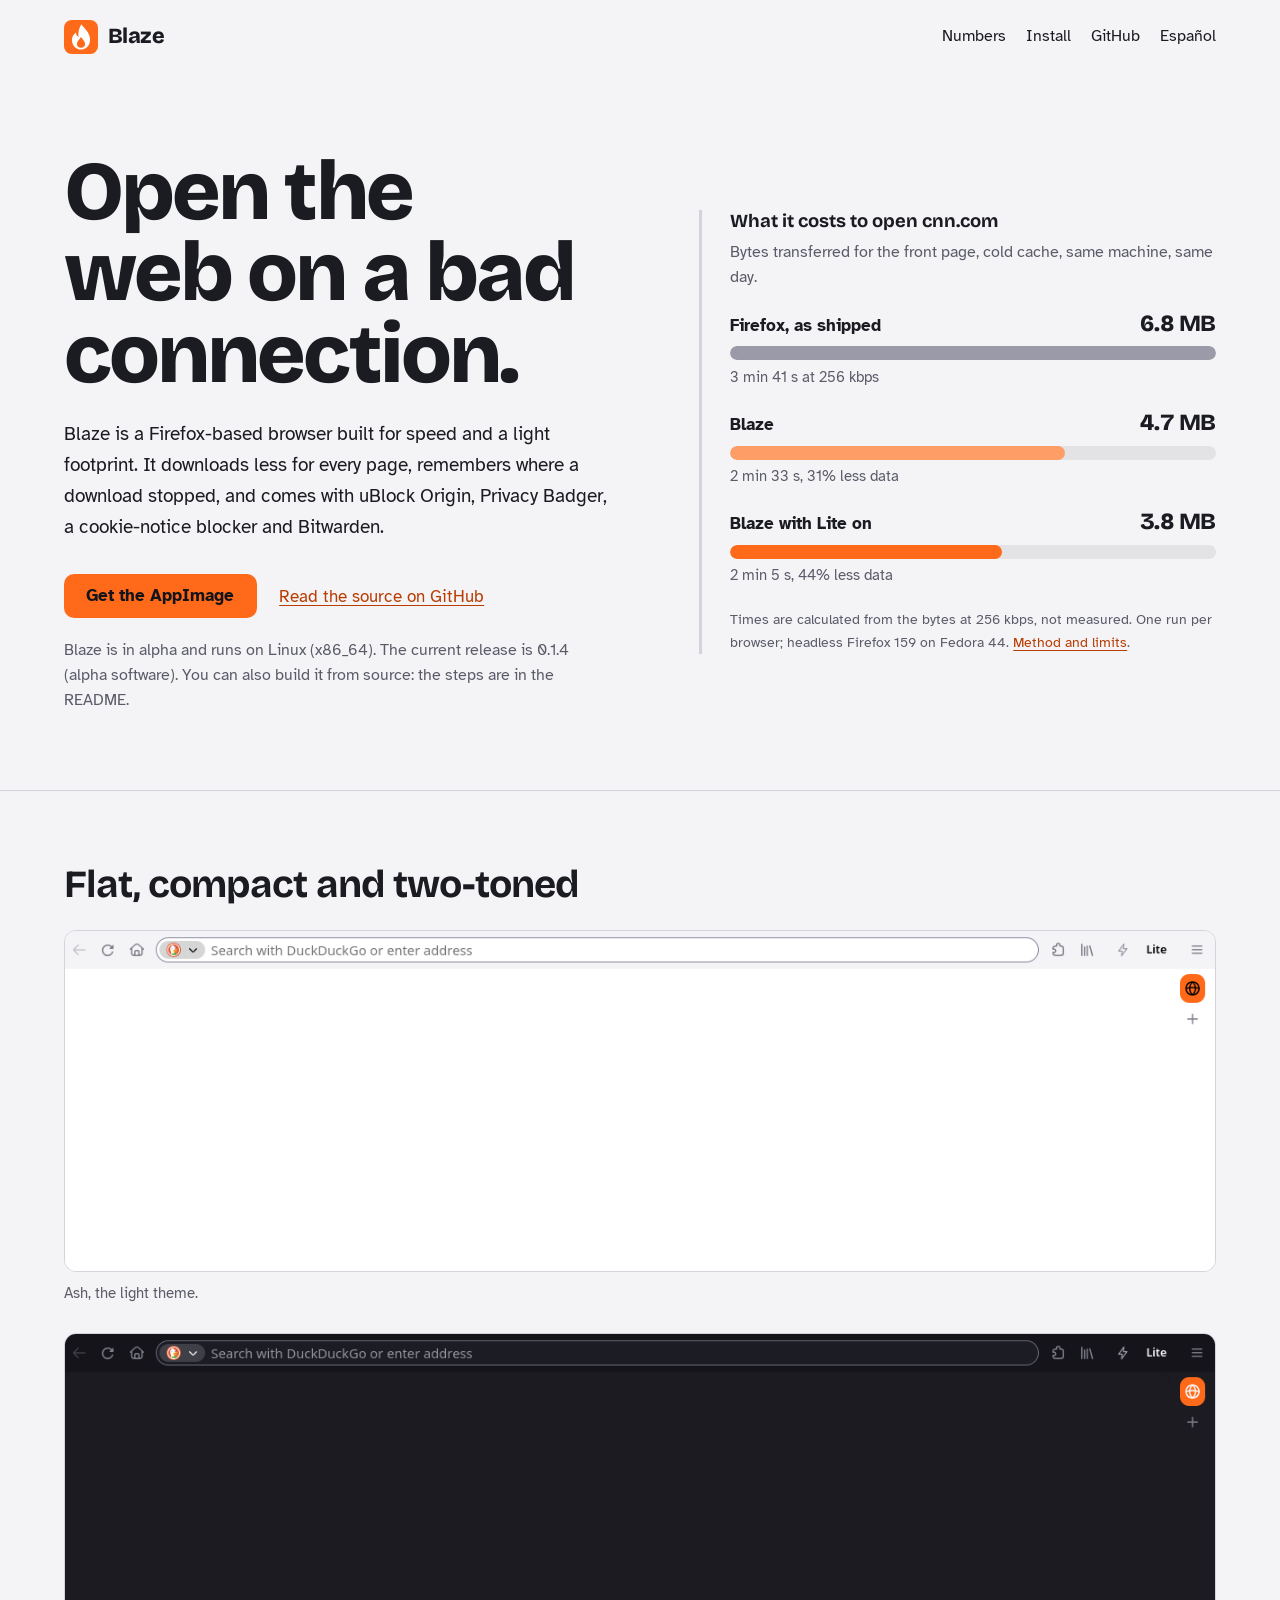
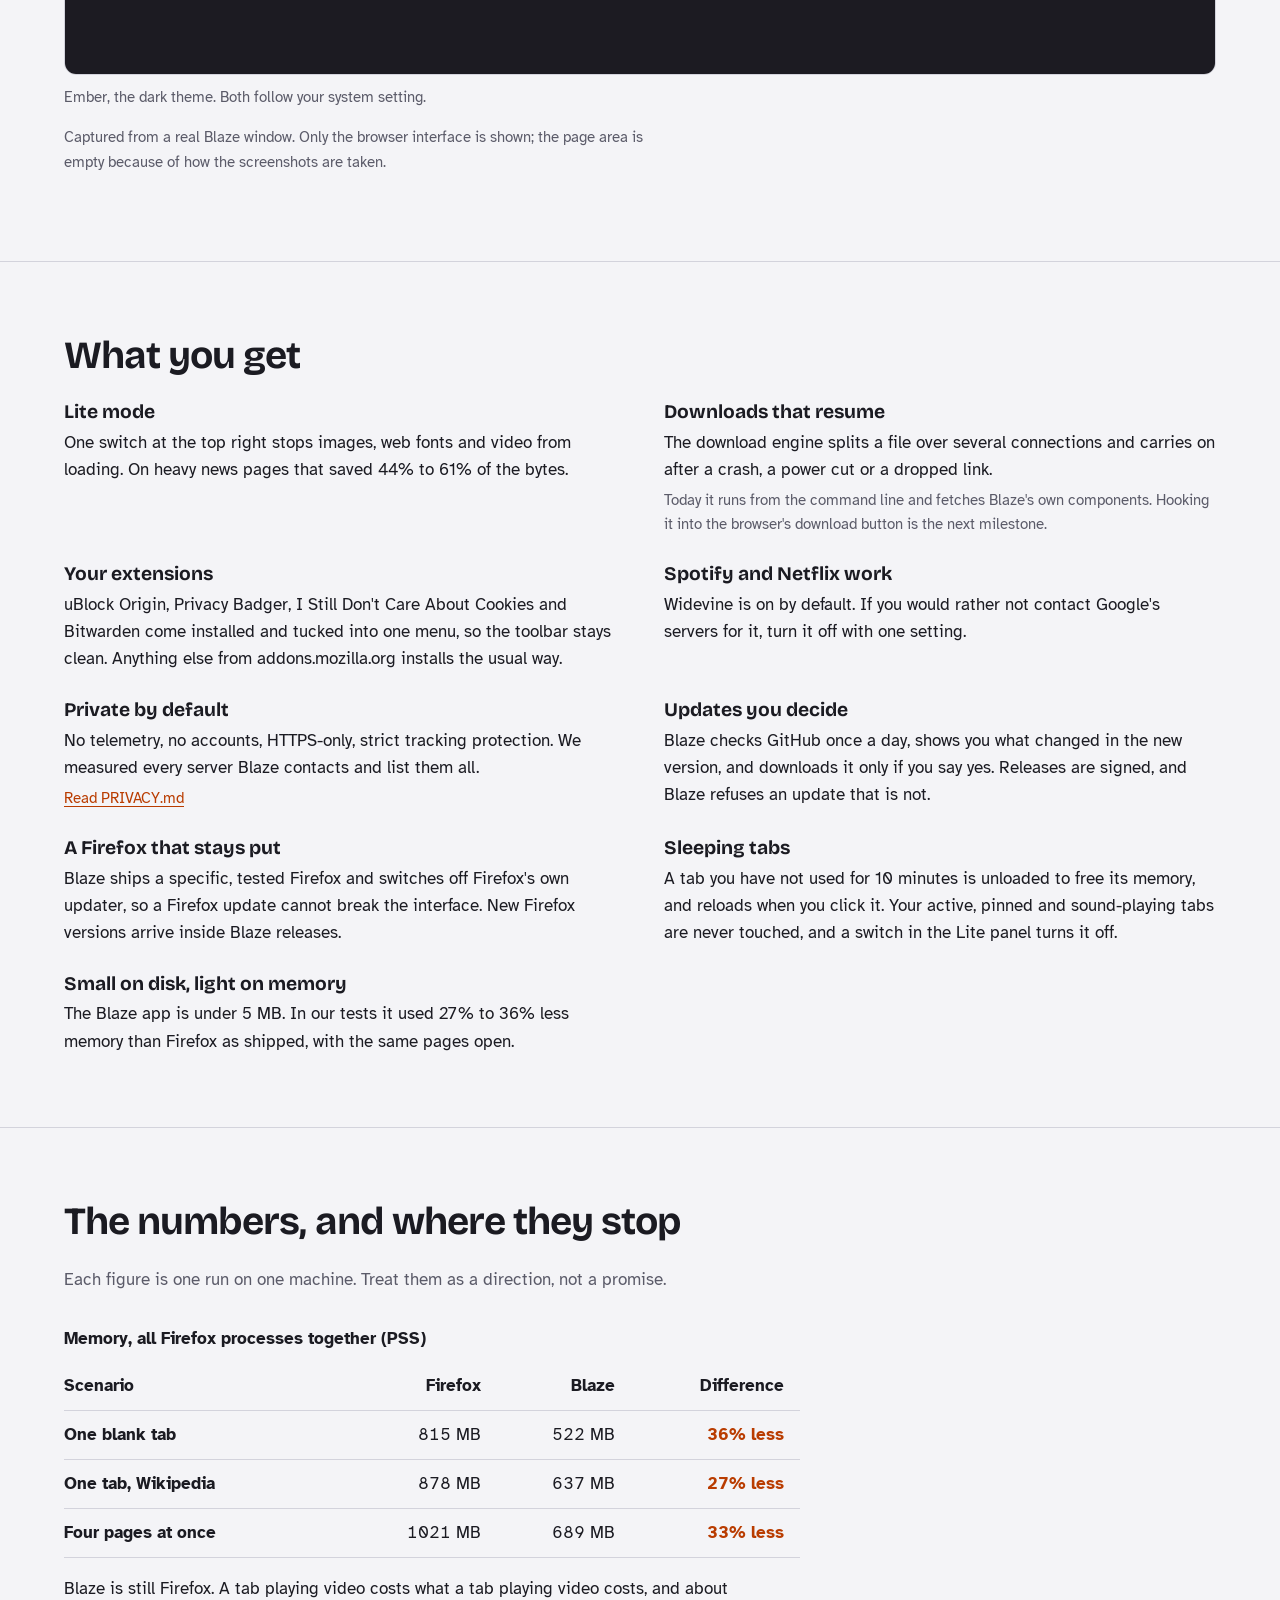
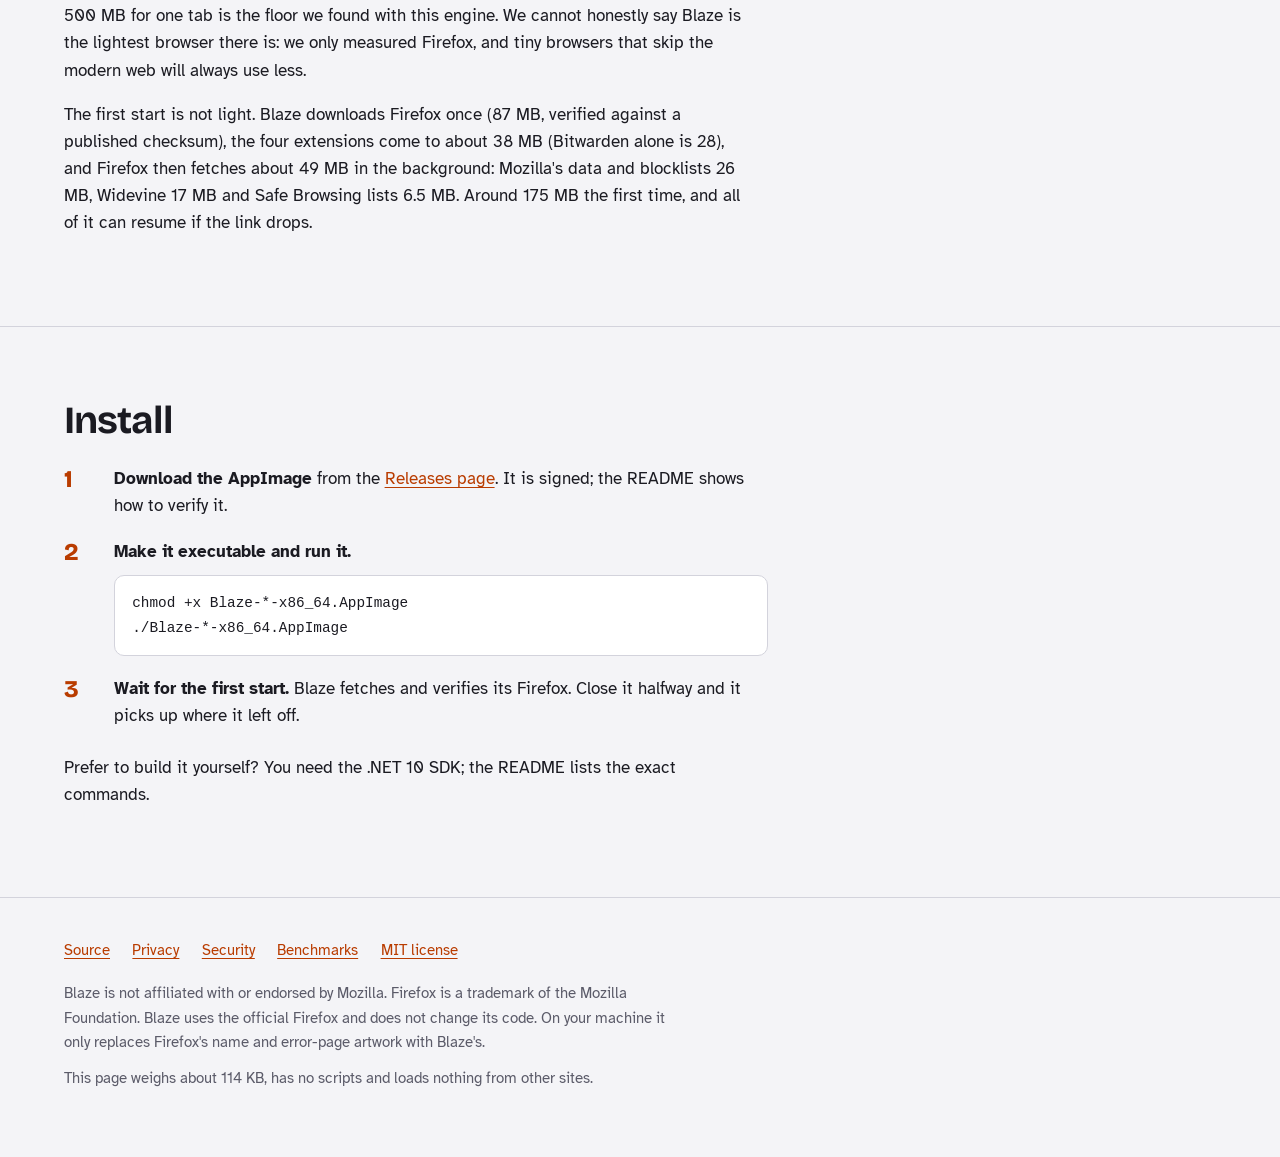
<file: docs/index.html>
<!doctype html>
<html lang="en">
<head>
  <meta charset="utf-8">
  <meta name="viewport" content="width=device-width, initial-scale=1">
  <title>Blaze, a Firefox-based browser for slow connections</title>
  <meta name="description" content="Blaze is a Firefox-based browser built for speed and a light footprint: Lite mode, downloads that resume, uBlock Origin, Privacy Badger, cookie-notice blocking and Bitwarden preinstalled, and updates you decide.">
  <meta name="theme-color" content="#14141a">
  <link rel="icon" href="assets/blaze.svg" type="image/svg+xml">
  <link rel="preload" href="assets/fonts/bricolage-grotesque-latin-wght-normal.woff2" as="font" type="font/woff2" crossorigin>
  <link rel="stylesheet" href="assets/site.css">
  <meta property="og:title" content="Blaze, a Firefox-based browser for slow connections">
  <meta property="og:description" content="Fewer bytes per page, downloads that resume, private by default.">
  <meta property="og:image" content="https://vezzulab.github.io/blaze/assets/blaze-ember.png">
  <link rel="alternate" hreflang="es" href="https://vezzulab.github.io/blaze/es/">
</head>
<body>
<a class="skip" href="#main">Skip to content</a>

<header class="site">
  <div class="wrap">
    <a class="brand" href="./"><img src="assets/blaze.svg" alt="" width="34" height="34">Blaze</a>
    <nav class="top" aria-label="Main">
      <a href="#numbers">Numbers</a>
      <a href="#install">Install</a>
      <a href="https://github.com/vezzulab/blaze">GitHub</a>
      <a href="es/" hreflang="es" lang="es">Español</a>
    </nav>
  </div>
</header>

<main id="main">
  <div class="wrap hero">
    <div>
      <h1>Open the web on a bad connection.</h1>
      <p class="lede">Blaze is a Firefox-based browser built for speed and a light footprint. It downloads less for every page, remembers where a download stopped, and comes with uBlock Origin, Privacy Badger, a cookie-notice blocker and Bitwarden.</p>
      <div class="actions">
        <a class="btn" href="https://github.com/vezzulab/blaze/releases/latest">Get the AppImage</a>
        <a href="https://github.com/vezzulab/blaze">Read the source on GitHub</a>
      </div>
      <p class="status">Blaze is in alpha and runs on Linux (x86_64). The current release is 0.1.4 (alpha software). You can also build it from source: the steps are in the README.</p>
    </div>

    <aside class="weigh" aria-labelledby="weigh-h">
      <h2 id="weigh-h">What it costs to open cnn.com</h2>
      <p class="sub">Bytes transferred for the front page, cold cache, same machine, same day.</p>

      <div class="bar-row">
        <div class="who"><span>Firefox, as shipped</span><span class="size">6.8 MB</span></div>
        <div class="track"><div class="fill" style="--w:100%;--c:var(--bar-default);--d:.1s"></div></div>
        <div class="time">3 min 41 s at 256 kbps</div>
      </div>
      <div class="bar-row">
        <div class="who"><span>Blaze</span><span class="size">4.7 MB</span></div>
        <div class="track"><div class="fill" style="--w:69%;--c:var(--bar-blaze);--d:.3s"></div></div>
        <div class="time">2 min 33 s, 31% less data</div>
      </div>
      <div class="bar-row">
        <div class="who"><span>Blaze with Lite on</span><span class="size">3.8 MB</span></div>
        <div class="track"><div class="fill" style="--w:56%;--c:var(--bar-lite);--d:.5s"></div></div>
        <div class="time">2 min 5 s, 44% less data</div>
      </div>
      <p class="fine">Times are calculated from the bytes at 256 kbps, not measured. One run per browser; headless Firefox 159 on Fedora 44. <a href="https://github.com/vezzulab/blaze/blob/main/docs/BENCHMARKS.md">Method and limits</a>.</p>
    </aside>
  </div>

  <section class="block" aria-labelledby="look">
    <div class="wrap">
      <h2 id="look">Flat, compact and two-toned</h2>
      <figure class="shots">
        <div class="shot">
          <img src="assets/blaze-ash.png" width="1280" height="380" alt="Blaze in its light theme, Ash: a short toolbar: back, reload, home, a rounded address bar that searches with DuckDuckGo, the extensions menu, library and the Lite switch." loading="lazy">
          <figcaption>Ash, the light theme.</figcaption>
        </div>
        <div class="shot">
          <img src="assets/blaze-ember.png" width="1280" height="380" alt="Blaze in its dark theme, Ember: the same toolbar on a near-black background." loading="lazy">
          <figcaption>Ember, the dark theme. Both follow your system setting.</figcaption>
        </div>
      </figure>
      <p class="cap" style="margin-top:1rem;color:var(--muted);font-size:.95rem;">Captured from a real Blaze window. Only the browser interface is shown; the page area is empty because of how the screenshots are taken.</p>
    </div>
  </section>

  <section class="block" aria-labelledby="what">
    <div class="wrap">
      <h2 id="what">What you get</h2>
      <dl class="features">
        <div>
          <dt>Lite mode</dt>
          <dd>One switch at the top right stops images, web fonts and video from loading. On heavy news pages that saved 44% to 61% of the bytes.</dd>
        </div>
        <div>
          <dt>Downloads that resume</dt>
          <dd>The download engine splits a file over several connections and carries on after a crash, a power cut or a dropped link.
            <small>Today it runs from the command line and fetches Blaze's own components. Hooking it into the browser's download button is the next milestone.</small></dd>
        </div>
        <div>
          <dt>Your extensions</dt>
          <dd>uBlock Origin, Privacy Badger, I Still Don't Care About Cookies and Bitwarden come installed and tucked into one menu, so the toolbar stays clean. Anything else from addons.mozilla.org installs the usual way.</dd>
        </div>
        <div>
          <dt>Spotify and Netflix work</dt>
          <dd>Widevine is on by default. If you would rather not contact Google's servers for it, turn it off with one setting.</dd>
        </div>
        <div>
          <dt>Private by default</dt>
          <dd>No telemetry, no accounts, HTTPS-only, strict tracking protection. We measured every server Blaze contacts and list them all.
            <small><a href="https://github.com/vezzulab/blaze/blob/main/PRIVACY.md">Read PRIVACY.md</a></small></dd>
        </div>
        <div>
          <dt>Updates you decide</dt>
          <dd>Blaze checks GitHub once a day, shows you what changed in the new version, and downloads it only if you say yes. Releases are signed, and Blaze refuses an update that is not.</dd>
        </div>
        <div>
          <dt>A Firefox that stays put</dt>
          <dd>Blaze ships a specific, tested Firefox and switches off Firefox's own updater, so a Firefox update cannot break the interface. New Firefox versions arrive inside Blaze releases.</dd>
        </div>
        <div>
          <dt>Sleeping tabs</dt>
          <dd>A tab you have not used for 10 minutes is unloaded to free its memory, and reloads when you click it. Your active, pinned and sound-playing tabs are never touched, and a switch in the Lite panel turns it off.</dd>
        </div>
        <div>
          <dt>Small on disk, light on memory</dt>
          <dd>The Blaze app is under 5 MB. In our tests it used 27% to 36% less memory than Firefox as shipped, with the same pages open.</dd>
        </div>
      </dl>
    </div>
  </section>

  <section class="block" id="numbers" aria-labelledby="num">
    <div class="wrap">
      <h2 id="num">The numbers, and where they stop</h2>
      <p class="intro">Each figure is one run on one machine. Treat them as a direction, not a promise.</p>
      <div class="table-scroll">
        <table class="data">
          <caption>Memory, all Firefox processes together (PSS)</caption>
          <thead><tr><th scope="col">Scenario</th><th scope="col" class="num">Firefox</th><th scope="col" class="num">Blaze</th><th scope="col" class="num">Difference</th></tr></thead>
          <tbody>
            <tr><th scope="row">One blank tab</th><td class="num">815 MB</td><td class="num">522 MB</td><td class="num good">36% less</td></tr>
            <tr><th scope="row">One tab, Wikipedia</th><td class="num">878 MB</td><td class="num">637 MB</td><td class="num good">27% less</td></tr>
            <tr><th scope="row">Four pages at once</th><td class="num">1021 MB</td><td class="num">689 MB</td><td class="num good">33% less</td></tr>
          </tbody>
        </table>
      </div>
      <p>Blaze is still Firefox. A tab playing video costs what a tab playing video costs, and about 500 MB for one tab is the floor we found with this engine. We cannot honestly say Blaze is the lightest browser there is: we only measured Firefox, and tiny browsers that skip the modern web will always use less.</p>
      <p>The first start is not light. Blaze downloads Firefox once (87 MB, verified against a published checksum), the four extensions come to about 38 MB (Bitwarden alone is 28), and Firefox then fetches about 49 MB in the background: Mozilla's data and blocklists 26 MB, Widevine 17 MB and Safe Browsing lists 6.5 MB. Around 175 MB the first time, and all of it can resume if the link drops.</p>
    </div>
  </section>

  <section class="block" id="install" aria-labelledby="inst">
    <div class="wrap">
      <h2 id="inst">Install</h2>
      <ol class="steps">
        <li><div><strong>Download the AppImage</strong> from the <a href="https://github.com/vezzulab/blaze/releases">Releases page</a>. It is signed; the README shows how to verify it.</div></li>
        <li><div><strong>Make it executable and run it.</strong>
<pre><code>chmod +x Blaze-*-x86_64.AppImage
./Blaze-*-x86_64.AppImage</code></pre></div></li>
        <li><div><strong>Wait for the first start.</strong> Blaze fetches and verifies its Firefox. Close it halfway and it picks up where it left off.</div></li>
      </ol>
      <p style="margin-top:1.5rem">Prefer to build it yourself? You need the .NET 10 SDK; the README lists the exact commands.</p>
    </div>
  </section>
</main>

<footer class="site">
  <div class="wrap">
    <div class="links">
      <a href="https://github.com/vezzulab/blaze">Source</a>
      <a href="https://github.com/vezzulab/blaze/blob/main/PRIVACY.md">Privacy</a>
      <a href="https://github.com/vezzulab/blaze/blob/main/SECURITY.md">Security</a>
      <a href="https://github.com/vezzulab/blaze/blob/main/docs/BENCHMARKS.md">Benchmarks</a>
      <a href="https://github.com/vezzulab/blaze/blob/main/LICENSE">MIT license</a>
    </div>
    <p>Blaze is not affiliated with or endorsed by Mozilla. Firefox is a trademark of the Mozilla Foundation. Blaze uses the official Firefox and does not change its code. On your machine it only replaces Firefox's name and error-page artwork with Blaze's.</p>
    <p>This page weighs about 114 KB, has no scripts and loads nothing from other sites.</p>
  </div>
</footer>
</body>
</html>
</file>
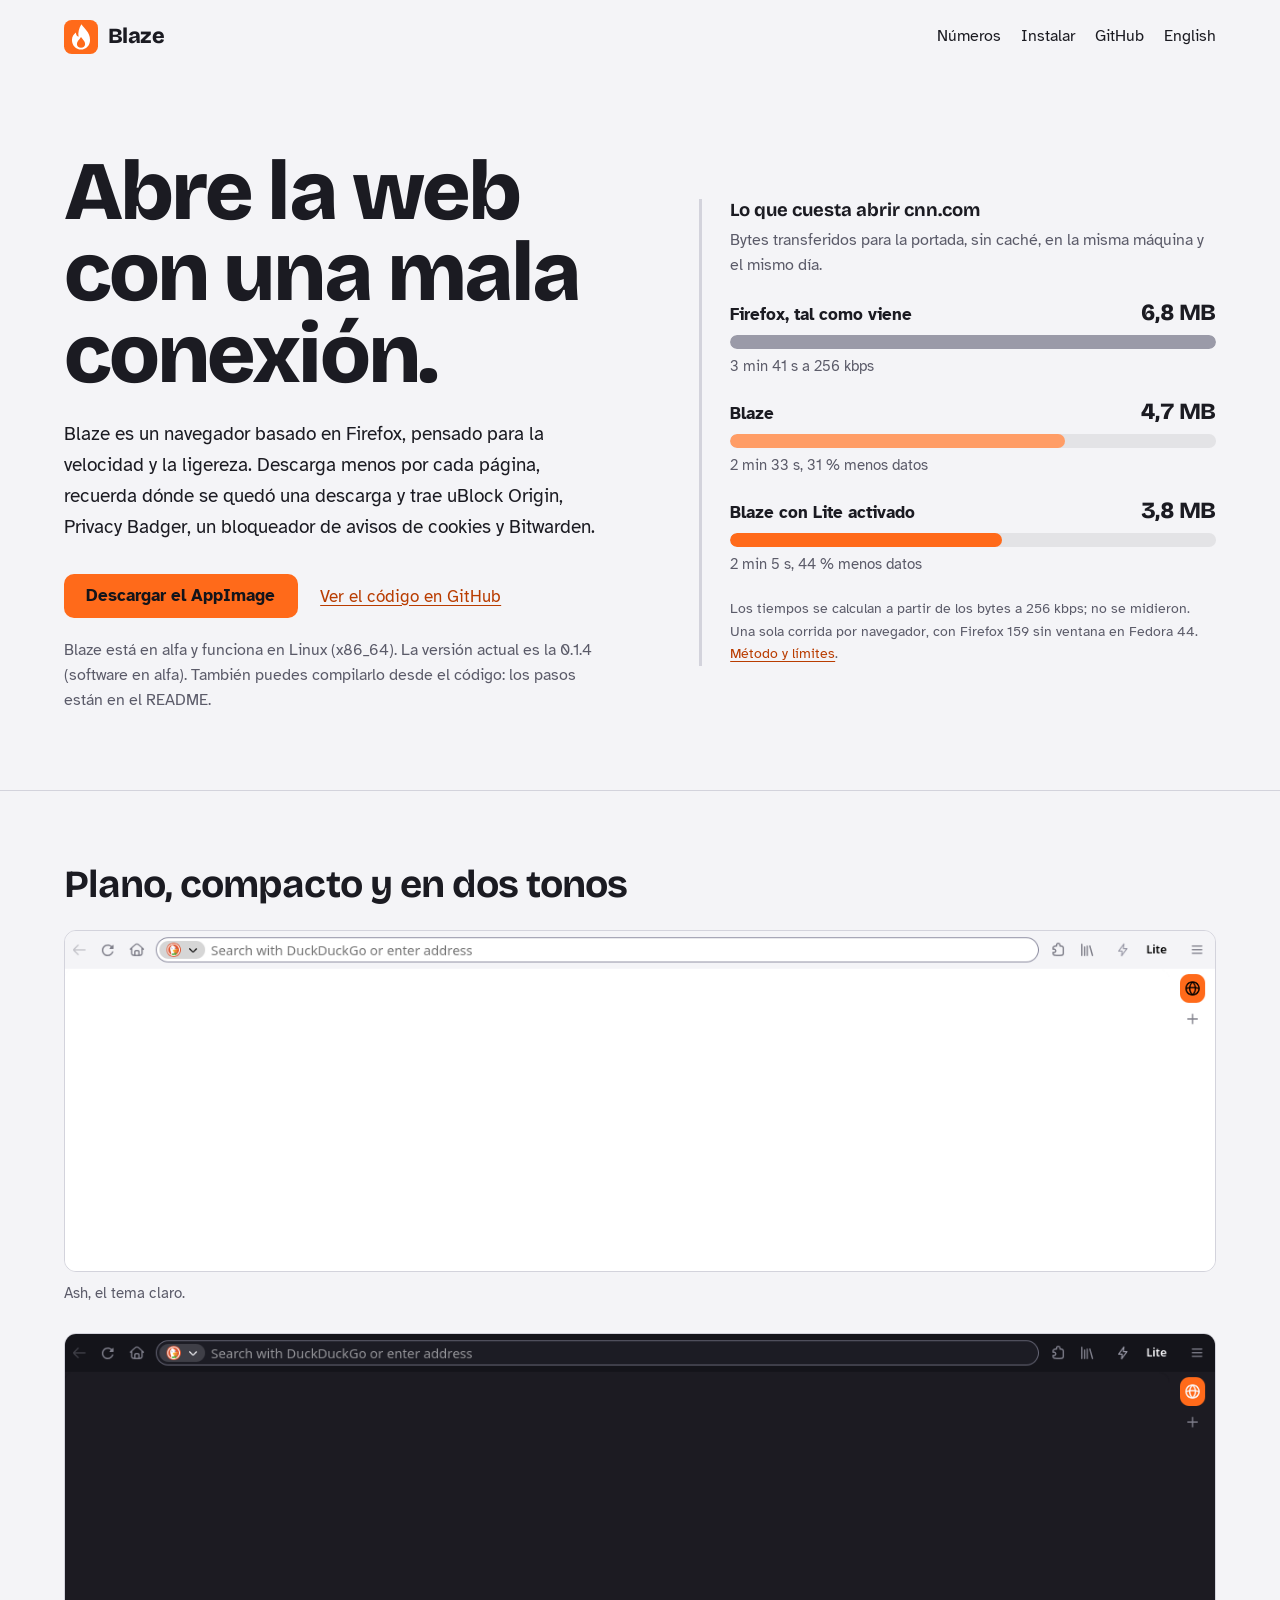
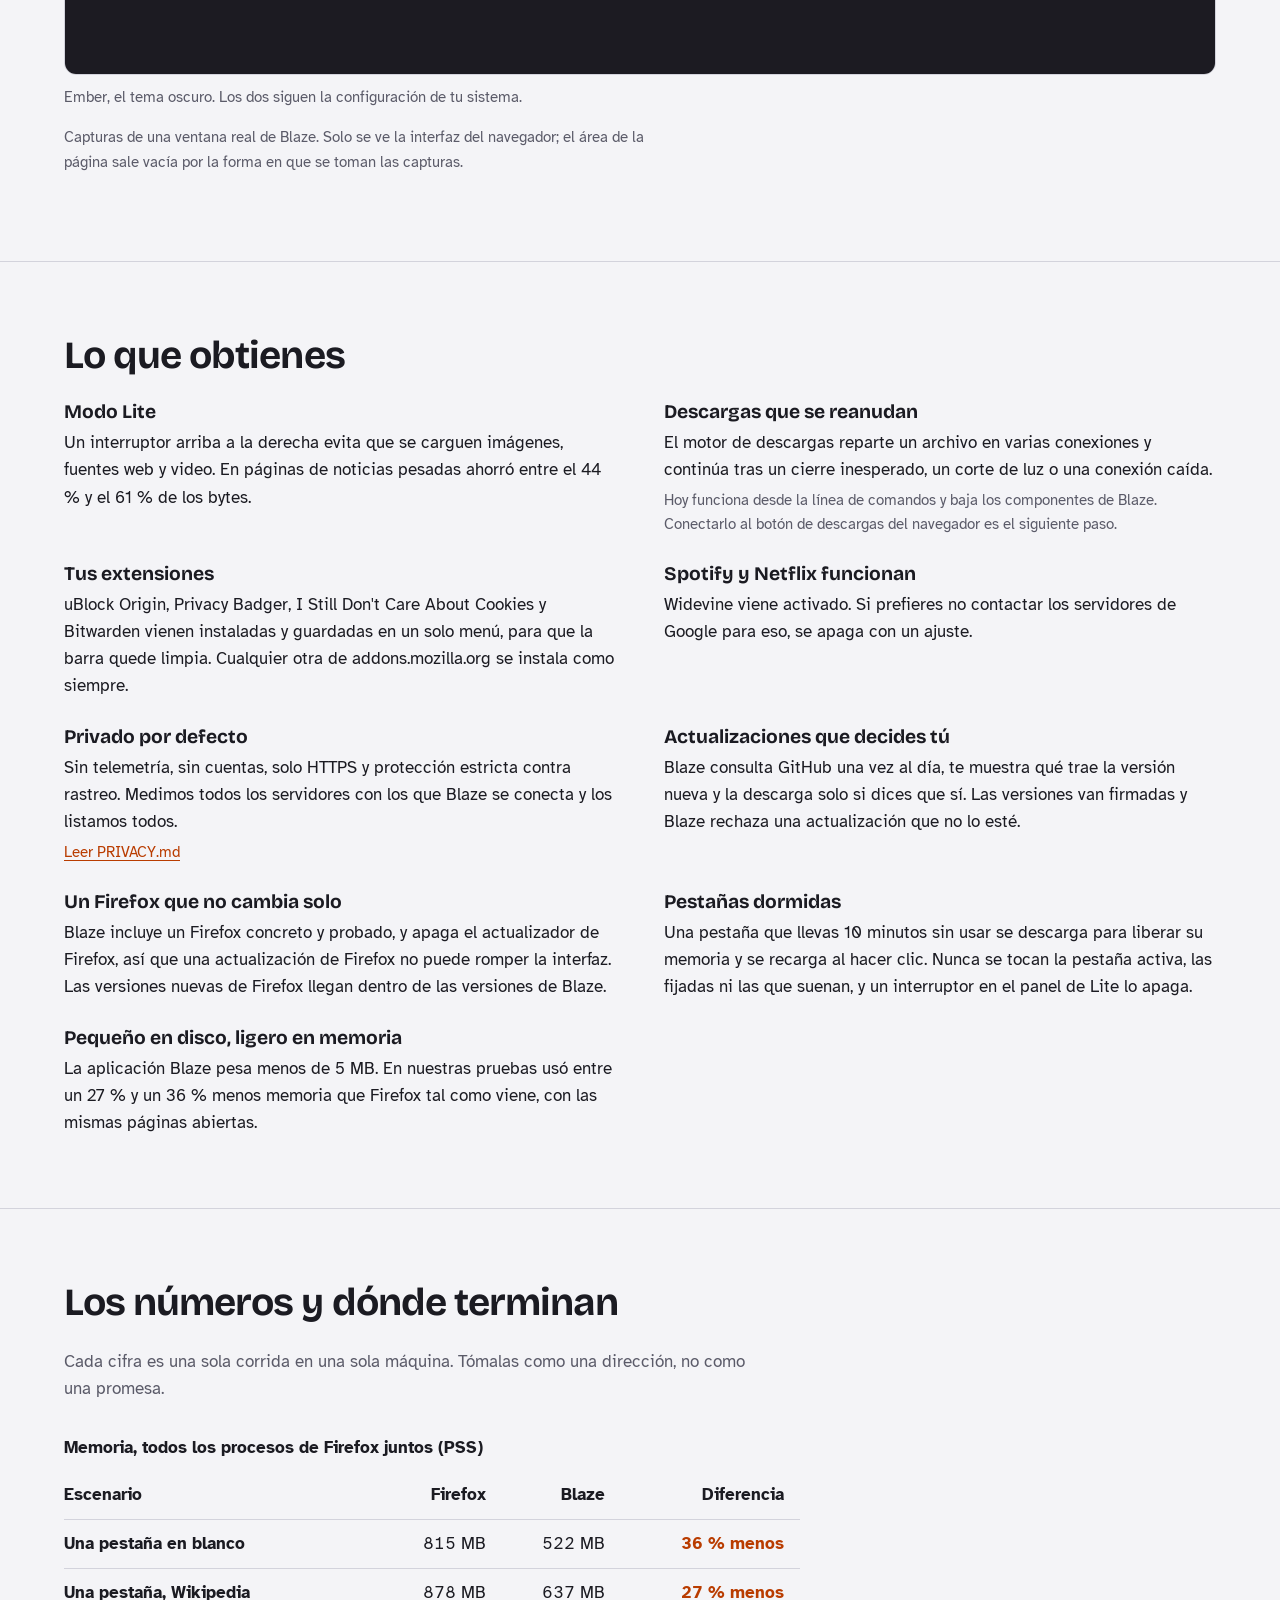
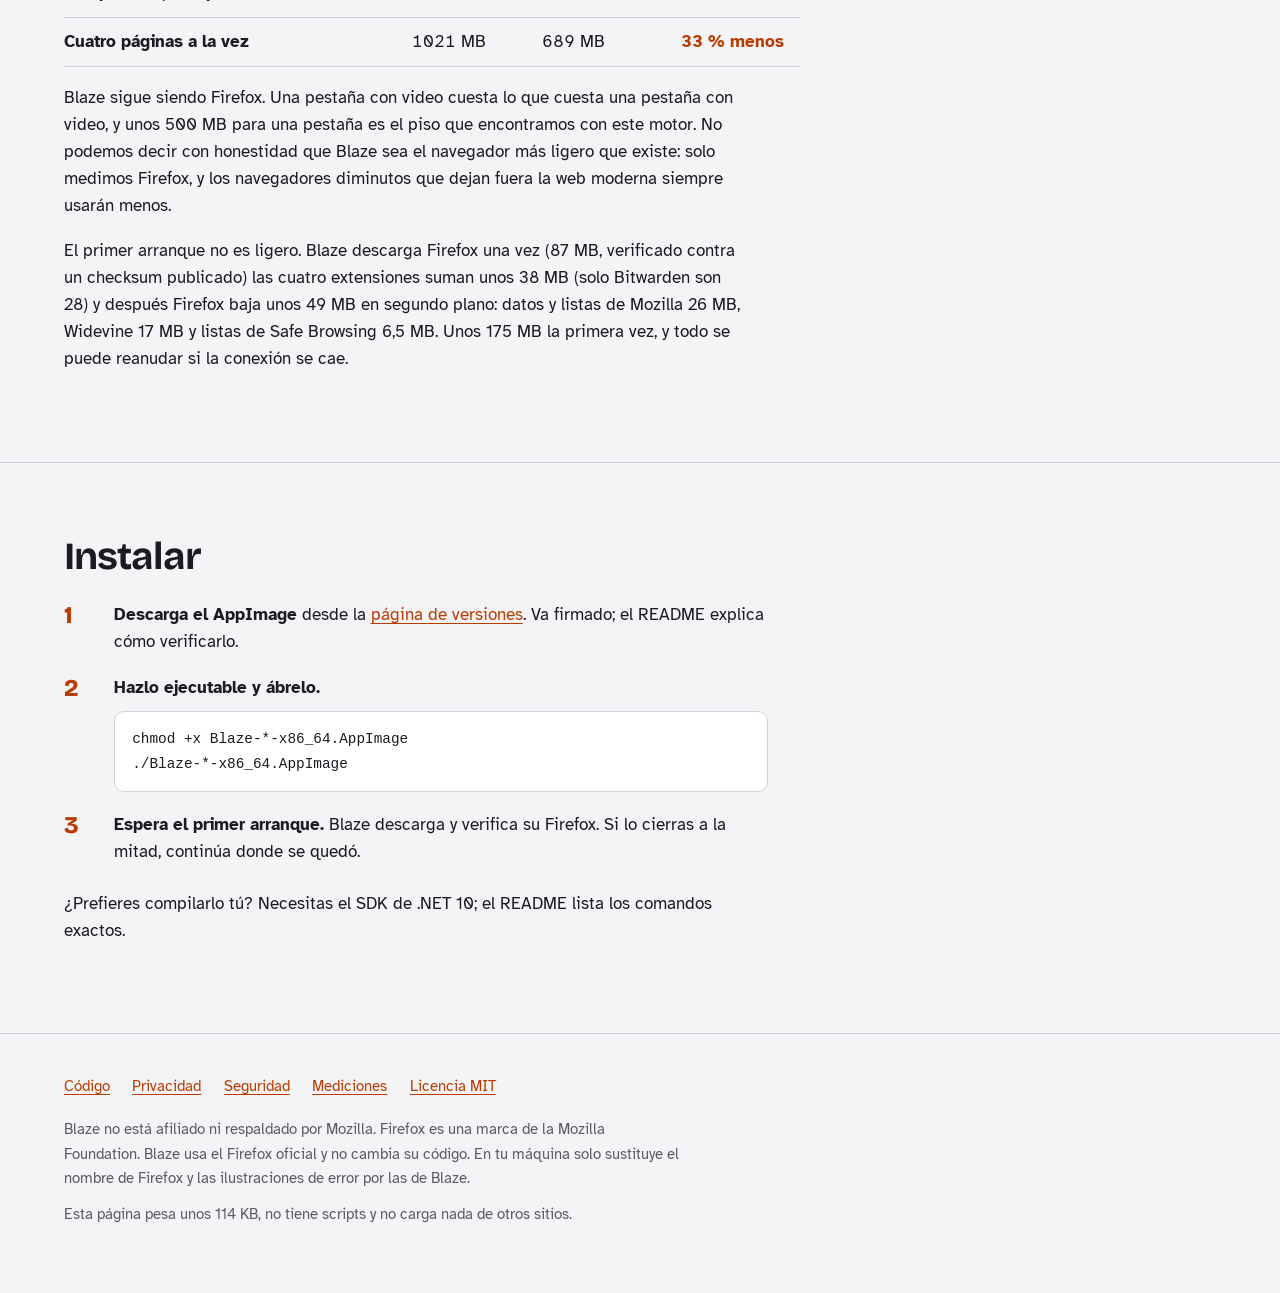
<file: docs/es/index.html>
<!doctype html>
<html lang="es">
<head>
  <meta charset="utf-8">
  <meta name="viewport" content="width=device-width, initial-scale=1">
  <title>Blaze, un navegador basado en Firefox para conexiones lentas</title>
  <meta name="description" content="Blaze es un navegador basado en Firefox, pensado para la velocidad y la ligereza: modo Lite, descargas que se reanudan, uBlock Origin, Privacy Badger, bloqueo de avisos de cookies y Bitwarden preinstalados, y actualizaciones que decides tú.">
  <meta name="theme-color" content="#14141a">
  <link rel="icon" href="../assets/blaze.svg" type="image/svg+xml">
  <link rel="preload" href="../assets/fonts/bricolage-grotesque-latin-wght-normal.woff2" as="font" type="font/woff2" crossorigin>
  <link rel="stylesheet" href="../assets/site.css">
  <meta property="og:title" content="Blaze, un navegador basado en Firefox para conexiones lentas">
  <meta property="og:description" content="Menos bytes por página, descargas que se reanudan y privado por defecto.">
  <meta property="og:image" content="https://vezzulab.github.io/blaze/assets/blaze-ember.png">
  <link rel="alternate" hreflang="en" href="https://vezzulab.github.io/blaze/">
</head>
<body>
<a class="skip" href="#main">Saltar al contenido</a>

<header class="site">
  <div class="wrap">
    <a class="brand" href="./"><img src="../assets/blaze.svg" alt="" width="34" height="34">Blaze</a>
    <nav class="top" aria-label="Principal">
      <a href="#numbers">Números</a>
      <a href="#install">Instalar</a>
      <a href="https://github.com/vezzulab/blaze">GitHub</a>
      <a href="../" hreflang="en" lang="en">English</a>
    </nav>
  </div>
</header>

<main id="main">
  <div class="wrap hero">
    <div>
      <h1>Abre la web con una mala conexión.</h1>
      <p class="lede">Blaze es un navegador basado en Firefox, pensado para la velocidad y la ligereza. Descarga menos por cada página, recuerda dónde se quedó una descarga y trae uBlock Origin, Privacy Badger, un bloqueador de avisos de cookies y Bitwarden.</p>
      <div class="actions">
        <a class="btn" href="https://github.com/vezzulab/blaze/releases/latest">Descargar el AppImage</a>
        <a href="https://github.com/vezzulab/blaze">Ver el código en GitHub</a>
      </div>
      <p class="status">Blaze está en alfa y funciona en Linux (x86_64). La versión actual es la 0.1.4 (software en alfa). También puedes compilarlo desde el código: los pasos están en el README.</p>
    </div>

    <aside class="weigh" aria-labelledby="weigh-h">
      <h2 id="weigh-h">Lo que cuesta abrir cnn.com</h2>
      <p class="sub">Bytes transferidos para la portada, sin caché, en la misma máquina y el mismo día.</p>

      <div class="bar-row">
        <div class="who"><span>Firefox, tal como viene</span><span class="size">6,8 MB</span></div>
        <div class="track"><div class="fill" style="--w:100%;--c:var(--bar-default);--d:.1s"></div></div>
        <div class="time">3 min 41 s a 256 kbps</div>
      </div>
      <div class="bar-row">
        <div class="who"><span>Blaze</span><span class="size">4,7 MB</span></div>
        <div class="track"><div class="fill" style="--w:69%;--c:var(--bar-blaze);--d:.3s"></div></div>
        <div class="time">2 min 33 s, 31 % menos datos</div>
      </div>
      <div class="bar-row">
        <div class="who"><span>Blaze con Lite activado</span><span class="size">3,8 MB</span></div>
        <div class="track"><div class="fill" style="--w:56%;--c:var(--bar-lite);--d:.5s"></div></div>
        <div class="time">2 min 5 s, 44 % menos datos</div>
      </div>
      <p class="fine">Los tiempos se calculan a partir de los bytes a 256 kbps; no se midieron. Una sola corrida por navegador, con Firefox 159 sin ventana en Fedora 44. <a href="https://github.com/vezzulab/blaze/blob/main/docs/BENCHMARKS.md">Método y límites</a>.</p>
    </aside>
  </div>

  <section class="block" aria-labelledby="look">
    <div class="wrap">
      <h2 id="look">Plano, compacto y en dos tonos</h2>
      <figure class="shots">
        <div class="shot">
          <img src="../assets/blaze-ash.png" width="1280" height="380" alt="Blaze en su tema claro, Ash: una barra corta: atrás, recargar, inicio, una barra de direcciones redondeada que busca con DuckDuckGo, el menú de extensiones, la biblioteca y el interruptor Lite." loading="lazy">
          <figcaption>Ash, el tema claro.</figcaption>
        </div>
        <div class="shot">
          <img src="../assets/blaze-ember.png" width="1280" height="380" alt="Blaze en su tema oscuro, Ember: la misma barra sobre un fondo casi negro." loading="lazy">
          <figcaption>Ember, el tema oscuro. Los dos siguen la configuración de tu sistema.</figcaption>
        </div>
      </figure>
      <p class="cap" style="margin-top:1rem;color:var(--muted);font-size:.95rem;">Capturas de una ventana real de Blaze. Solo se ve la interfaz del navegador; el área de la página sale vacía por la forma en que se toman las capturas.</p>
    </div>
  </section>

  <section class="block" aria-labelledby="what">
    <div class="wrap">
      <h2 id="what">Lo que obtienes</h2>
      <dl class="features">
        <div>
          <dt>Modo Lite</dt>
          <dd>Un interruptor arriba a la derecha evita que se carguen imágenes, fuentes web y video. En páginas de noticias pesadas ahorró entre el 44 % y el 61 % de los bytes.</dd>
        </div>
        <div>
          <dt>Descargas que se reanudan</dt>
          <dd>El motor de descargas reparte un archivo en varias conexiones y continúa tras un cierre inesperado, un corte de luz o una conexión caída.
            <small>Hoy funciona desde la línea de comandos y baja los componentes de Blaze. Conectarlo al botón de descargas del navegador es el siguiente paso.</small></dd>
        </div>
        <div>
          <dt>Tus extensiones</dt>
          <dd>uBlock Origin, Privacy Badger, I Still Don't Care About Cookies y Bitwarden vienen instaladas y guardadas en un solo menú, para que la barra quede limpia. Cualquier otra de addons.mozilla.org se instala como siempre.</dd>
        </div>
        <div>
          <dt>Spotify y Netflix funcionan</dt>
          <dd>Widevine viene activado. Si prefieres no contactar los servidores de Google para eso, se apaga con un ajuste.</dd>
        </div>
        <div>
          <dt>Privado por defecto</dt>
          <dd>Sin telemetría, sin cuentas, solo HTTPS y protección estricta contra rastreo. Medimos todos los servidores con los que Blaze se conecta y los listamos todos.
            <small><a href="https://github.com/vezzulab/blaze/blob/main/PRIVACY.md">Leer PRIVACY.md</a></small></dd>
        </div>
        <div>
          <dt>Actualizaciones que decides tú</dt>
          <dd>Blaze consulta GitHub una vez al día, te muestra qué trae la versión nueva y la descarga solo si dices que sí. Las versiones van firmadas y Blaze rechaza una actualización que no lo esté.</dd>
        </div>
        <div>
          <dt>Un Firefox que no cambia solo</dt>
          <dd>Blaze incluye un Firefox concreto y probado, y apaga el actualizador de Firefox, así que una actualización de Firefox no puede romper la interfaz. Las versiones nuevas de Firefox llegan dentro de las versiones de Blaze.</dd>
        </div>
        <div>
          <dt>Pestañas dormidas</dt>
          <dd>Una pestaña que llevas 10 minutos sin usar se descarga para liberar su memoria y se recarga al hacer clic. Nunca se tocan la pestaña activa, las fijadas ni las que suenan, y un interruptor en el panel de Lite lo apaga.</dd>
        </div>
        <div>
          <dt>Pequeño en disco, ligero en memoria</dt>
          <dd>La aplicación Blaze pesa menos de 5 MB. En nuestras pruebas usó entre un 27 % y un 36 % menos memoria que Firefox tal como viene, con las mismas páginas abiertas.</dd>
        </div>
      </dl>
    </div>
  </section>

  <section class="block" id="numbers" aria-labelledby="num">
    <div class="wrap">
      <h2 id="num">Los números y dónde terminan</h2>
      <p class="intro">Cada cifra es una sola corrida en una sola máquina. Tómalas como una dirección, no como una promesa.</p>
      <div class="table-scroll">
        <table class="data">
          <caption>Memoria, todos los procesos de Firefox juntos (PSS)</caption>
          <thead><tr><th scope="col">Escenario</th><th scope="col" class="num">Firefox</th><th scope="col" class="num">Blaze</th><th scope="col" class="num">Diferencia</th></tr></thead>
          <tbody>
            <tr><th scope="row">Una pestaña en blanco</th><td class="num">815 MB</td><td class="num">522 MB</td><td class="num good">36 % menos</td></tr>
            <tr><th scope="row">Una pestaña, Wikipedia</th><td class="num">878 MB</td><td class="num">637 MB</td><td class="num good">27 % menos</td></tr>
            <tr><th scope="row">Cuatro páginas a la vez</th><td class="num">1021 MB</td><td class="num">689 MB</td><td class="num good">33 % menos</td></tr>
          </tbody>
        </table>
      </div>
      <p>Blaze sigue siendo Firefox. Una pestaña con video cuesta lo que cuesta una pestaña con video, y unos 500 MB para una pestaña es el piso que encontramos con este motor. No podemos decir con honestidad que Blaze sea el navegador más ligero que existe: solo medimos Firefox, y los navegadores diminutos que dejan fuera la web moderna siempre usarán menos.</p>
      <p>El primer arranque no es ligero. Blaze descarga Firefox una vez (87 MB, verificado contra un checksum publicado) las cuatro extensiones suman unos 38 MB (solo Bitwarden son 28) y después Firefox baja unos 49 MB en segundo plano: datos y listas de Mozilla 26 MB, Widevine 17 MB y listas de Safe Browsing 6,5 MB. Unos 175 MB la primera vez, y todo se puede reanudar si la conexión se cae.</p>
    </div>
  </section>

  <section class="block" id="install" aria-labelledby="inst">
    <div class="wrap">
      <h2 id="inst">Instalar</h2>
      <ol class="steps">
        <li><div><strong>Descarga el AppImage</strong> desde la <a href="https://github.com/vezzulab/blaze/releases">página de versiones</a>. Va firmado; el README explica cómo verificarlo.</div></li>
        <li><div><strong>Hazlo ejecutable y ábrelo.</strong>
<pre><code>chmod +x Blaze-*-x86_64.AppImage
./Blaze-*-x86_64.AppImage</code></pre></div></li>
        <li><div><strong>Espera el primer arranque.</strong> Blaze descarga y verifica su Firefox. Si lo cierras a la mitad, continúa donde se quedó.</div></li>
      </ol>
      <p style="margin-top:1.5rem">¿Prefieres compilarlo tú? Necesitas el SDK de .NET 10; el README lista los comandos exactos.</p>
    </div>
  </section>
</main>

<footer class="site">
  <div class="wrap">
    <div class="links">
      <a href="https://github.com/vezzulab/blaze">Código</a>
      <a href="https://github.com/vezzulab/blaze/blob/main/PRIVACY.md">Privacidad</a>
      <a href="https://github.com/vezzulab/blaze/blob/main/SECURITY.md">Seguridad</a>
      <a href="https://github.com/vezzulab/blaze/blob/main/docs/BENCHMARKS.md">Mediciones</a>
      <a href="https://github.com/vezzulab/blaze/blob/main/LICENSE">Licencia MIT</a>
    </div>
    <p>Blaze no está afiliado ni respaldado por Mozilla. Firefox es una marca de la Mozilla Foundation. Blaze usa el Firefox oficial y no cambia su código. En tu máquina solo sustituye el nombre de Firefox y las ilustraciones de error por las de Blaze.</p>
    <p>Esta página pesa unos 114 KB, no tiene scripts y no carga nada de otros sitios.</p>
  </div>
</footer>
</body>
</html>
</file>
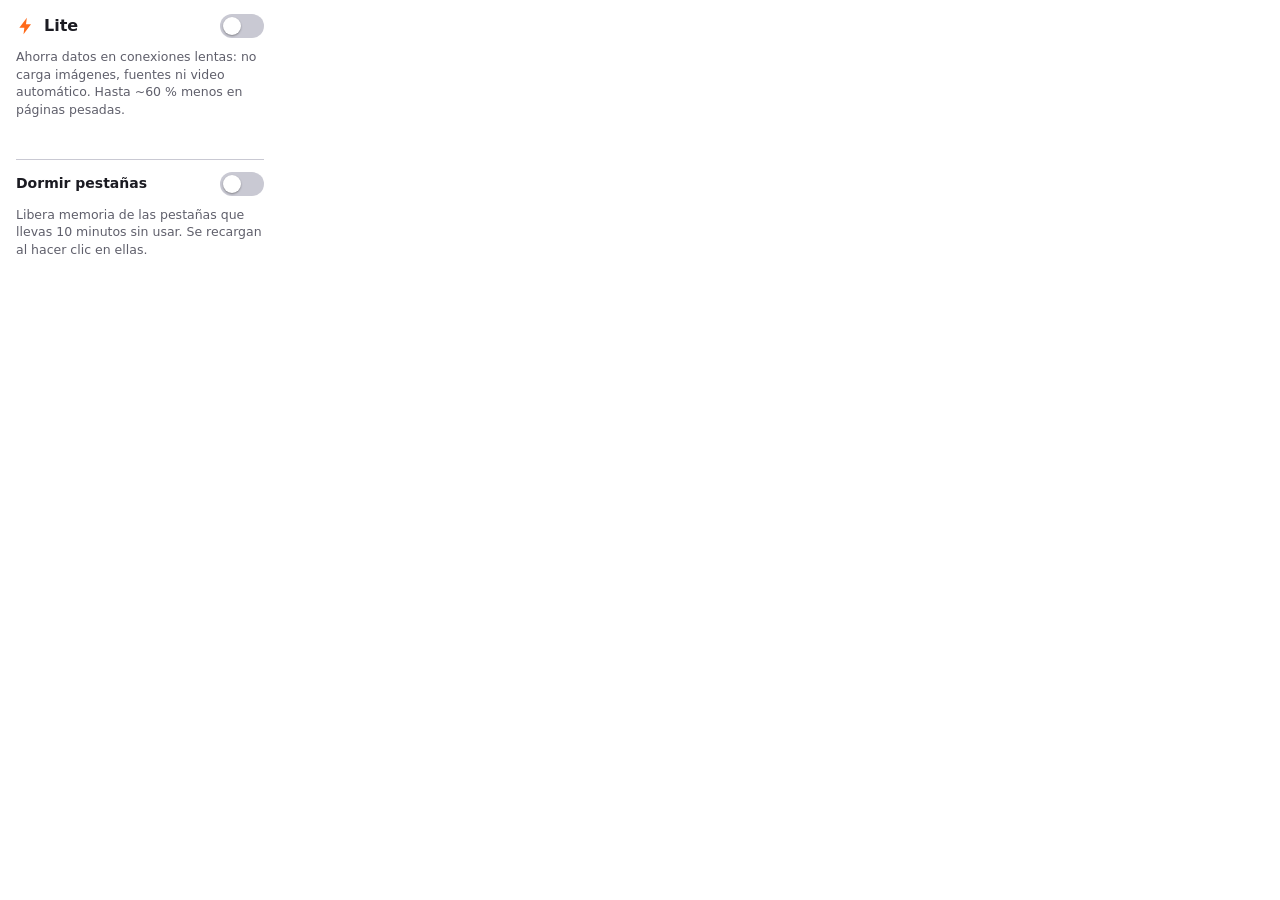
<file: extension/popup/popup.html>
<!doctype html>
<html lang="es">
<head>
  <meta charset="utf-8">
  <meta name="viewport" content="width=device-width, initial-scale=1">
  <title>Lite</title>
  <link rel="stylesheet" href="popup.css">
</head>
<body>
  <main>
    <header>
      <div class="title">
        <svg viewBox="0 0 24 24" width="20" height="20" aria-hidden="true"><path d="M13 2 4 14h6l-1 8 9-12h-6z" fill="currentColor"/></svg>
        <label for="lite">Lite</label>
      </div>
      <span class="switch">
        <input type="checkbox" id="lite" role="switch" aria-describedby="note">
        <span class="track" aria-hidden="true"></span>
      </span>
    </header>
    <p id="note" class="note">
      Ahorra datos en conexiones lentas: no carga imágenes, fuentes ni video automático.
      Hasta ~60&nbsp;% menos en páginas pesadas.
    </p>
    <p id="state" class="state" aria-live="polite"></p>

    <header class="row2">
      <div class="title"><label for="sleep">Dormir pestañas</label></div>
      <span class="switch">
        <input type="checkbox" id="sleep" role="switch" aria-describedby="sleepnote">
        <span class="track" aria-hidden="true"></span>
      </span>
    </header>
    <p id="sleepnote" class="note">Libera memoria de las pestañas que llevas 10 minutos sin usar. Se recargan al hacer clic en ellas.</p>
  </main>
  <script src="popup.js"></script>
</body>
</html>
</file>
<file: docs/assets/site.css>
/* Blaze site. Light = Ash, dark = Ember: the page follows the system like the browser does.
   No third-party requests: fonts are self-hosted (OFL), no analytics, no scripts. */

@font-face { font-family: "Bricolage Grotesque"; src: url("fonts/bricolage-grotesque-latin-wght-normal.woff2") format("woff2"); font-weight: 200 800; font-display: swap; }
@font-face { font-family: "Atkinson Hyperlegible"; src: url("fonts/atkinson-hyperlegible-latin-400-normal.woff2") format("woff2"); font-weight: 400; font-display: swap; }
@font-face { font-family: "Atkinson Hyperlegible"; src: url("fonts/atkinson-hyperlegible-latin-700-normal.woff2") format("woff2"); font-weight: 700; font-display: swap; }

:root {
  --bg: #f4f4f7;
  --surface: #ffffff;
  --ink: #1b1b22;
  --muted: #5b5b69;
  --line: #d3d3dc;
  --accent: #ff6a1a;
  --accent-text: #b93c00;
  --on-accent: #14141a;
  --ring: #d94f00;
  --bar-default: #9a9aa8;
  --bar-blaze: #ff9d66;
  --bar-lite: #ff6a1a;
  --display: "Bricolage Grotesque", ui-sans-serif, system-ui, sans-serif;
  --text: "Atkinson Hyperlegible", ui-sans-serif, system-ui, sans-serif;
  color-scheme: light dark;
}
@media (prefers-color-scheme: dark) {
  :root {
    --bg: #14141a; --surface: #1c1c24; --ink: #ececf1; --muted: #a4a4b2; --line: #2e2e3a;
    --accent-text: #ff8a4c; --ring: #ff6a1a; --bar-default: #5d5d6c; --bar-blaze: #b8581f;
  }
}

* { box-sizing: border-box; }
html { -webkit-text-size-adjust: 100%; }
body { margin: 0; background: var(--bg); color: var(--ink); font: 1.0625rem/1.6 var(--text); }
img { max-width: 100%; height: auto; display: block; }
a { color: var(--accent-text); text-underline-offset: .18em; }
a:hover { text-decoration-thickness: 2px; }
:focus-visible { outline: 3px solid var(--ring); outline-offset: 3px; border-radius: 4px; }
.wrap { width: min(100% - 2.5rem, 72rem); margin-inline: auto; }
.skip { position: absolute; left: -9999px; }
.skip:focus { left: 1rem; top: 1rem; background: var(--surface); padding: .5rem .75rem; z-index: 9; }

/* ---------- header ---------- */
header.site { padding-block: 1.25rem; }
header.site .wrap { display: flex; align-items: center; justify-content: space-between; gap: 1rem; }
.brand { display: inline-flex; align-items: center; gap: .6rem; font: 800 1.35rem/1 var(--display); letter-spacing: -.02em; color: var(--ink); text-decoration: none; }
.brand img { width: 34px; height: 34px; }
nav.top { display: flex; gap: 1.25rem; align-items: center; font-size: .98rem; }
nav.top a { color: var(--ink); text-decoration: none; }
nav.top a:hover { color: var(--accent-text); text-decoration: underline; }

/* ---------- hero ---------- */
.hero { padding-block: clamp(2rem, 6vw, 5rem) clamp(2.5rem, 6vw, 5rem); display: grid; gap: clamp(2rem, 5vw, 4rem); }
@media (min-width: 62rem) { .hero { grid-template-columns: 1.05fr .95fr; align-items: center; } }
h1 { margin: 0; font: 800 clamp(2.6rem, 7.4vw, 5.2rem)/.98 var(--display); letter-spacing: -.035em; max-width: 13ch; text-wrap: balance; }
.lede { margin: 1.5rem 0 0; font-size: 1.2rem; max-width: 34rem; color: var(--ink); }
.actions { display: flex; flex-wrap: wrap; gap: .9rem 1.4rem; align-items: center; margin-top: 2rem; }
.btn { display: inline-block; padding: .85rem 1.4rem; border-radius: 10px; background: var(--accent); color: var(--on-accent); font: 700 1.05rem/1 var(--text); text-decoration: none; border: 0; }
.btn:hover { background: #ff7d36; }
.btn:active { background: #e85a0c; }
.status { margin: 1.25rem 0 0; color: var(--muted); font-size: .98rem; max-width: 34rem; }

/* The measured proof: bytes to open the same page. One orchestrated moment on load. */
.weigh { border-inline-start: 3px solid var(--line); padding-inline-start: clamp(1rem, 3vw, 1.75rem); }
.weigh h2 { margin: 0 0 .35rem; font: 700 1.15rem/1.3 var(--display); }
.weigh p.sub { margin: 0 0 1.4rem; color: var(--muted); font-size: .98rem; }
.bar-row { margin-bottom: 1.35rem; }
.bar-row .who { display: flex; justify-content: space-between; align-items: baseline; gap: 1rem; font-weight: 700; }
.bar-row .who .size { font: 800 1.45rem/1 var(--display); letter-spacing: -.02em; font-variant-numeric: tabular-nums; }
.bar-row .track { height: 14px; margin-block: .45rem .3rem; background: color-mix(in srgb, var(--ink) 8%, transparent); border-radius: 7px; overflow: hidden; }
.bar-row .fill { height: 100%; width: var(--w); background: var(--c); border-radius: 7px; transform-origin: left center; animation: grow 1.1s cubic-bezier(.2, .8, .2, 1) both; animation-delay: var(--d, 0s); }
.bar-row .time { color: var(--muted); font-size: .95rem; }
@keyframes grow { from { transform: scaleX(0); } to { transform: scaleX(1); } }
.weigh .fine { margin: .5rem 0 0; color: var(--muted); font-size: .88rem; }

/* ---------- sections ---------- */
section.block { padding-block: clamp(2.5rem, 6vw, 4.5rem); border-top: 1px solid var(--line); }
section.block > .wrap > h2 { margin: 0 0 1.5rem; font: 700 clamp(1.7rem, 3.6vw, 2.4rem)/1.1 var(--display); letter-spacing: -.025em; max-width: 24ch; text-wrap: balance; }
section.block p { max-width: 62ch; }
.intro { margin: 0 0 2rem; color: var(--muted); }

dl.features { margin: 0; display: grid; gap: 1.6rem 3rem; }
@media (min-width: 48rem) { dl.features { grid-template-columns: 1fr 1fr; } }
dl.features dt { font: 700 1.2rem/1.25 var(--display); margin: 0 0 .3rem; }
dl.features dd { margin: 0; color: var(--ink); max-width: 38rem; }
dl.features dd small { display: block; margin-top: .35rem; color: var(--muted); font-size: .92rem; }

figure.shots { margin: 0; display: grid; gap: 1.75rem; }
figure.shots .shot { margin: 0; }
figure.shots img { width: 100%; aspect-ratio: 1280 / 380; object-fit: cover; object-position: top left; border-radius: 12px; border: 1px solid var(--line); }
figure.shots figcaption, figcaption.cap { margin-top: .6rem; color: var(--muted); font-size: .95rem; }

table.data { width: 100%; border-collapse: collapse; font-variant-numeric: tabular-nums; max-width: 46rem; }
table.data caption { text-align: left; font-weight: 700; padding-bottom: .6rem; }
table.data th, table.data td { text-align: left; padding: .65rem .9rem .65rem 0; border-bottom: 1px solid var(--line); }
table.data th { font-weight: 700; }
table.data td.num, table.data th.num { text-align: right; padding-right: 1rem; }
table.data td.good { font-weight: 700; color: var(--accent-text); }
.table-scroll { overflow-x: auto; }

ol.steps { margin: 0; padding: 0; list-style: none; display: grid; gap: 1.2rem; counter-reset: s; max-width: 44rem; }
ol.steps li { counter-increment: s; display: grid; grid-template-columns: 2.2rem 1fr; gap: .9rem; }
ol.steps li::before { content: counter(s); font: 800 1.5rem/1.2 var(--display); color: var(--accent-text); }
pre, code { font-family: ui-monospace, "SF Mono", Menlo, Consolas, monospace; font-size: .92em; }
pre { margin: .6rem 0 0; padding: .9rem 1.1rem; background: var(--surface); border: 1px solid var(--line); border-radius: 10px; overflow-x: auto; max-width: 100%; }
:not(pre) > code { background: color-mix(in srgb, var(--ink) 8%, transparent); padding: .08em .35em; border-radius: 5px; }

footer.site { border-top: 1px solid var(--line); padding-block: 2.5rem 3.5rem; color: var(--muted); font-size: .95rem; }
footer.site p { margin: 0 0 .7rem; max-width: 62ch; }
footer.site .links { display: flex; flex-wrap: wrap; gap: .5rem 1.4rem; margin-bottom: 1.2rem; }

/* small screens: keep the header on one line */
@media (max-width: 36rem) { nav.top a:nth-child(-n+2) { display: none; } nav.top { gap: 1.1rem; } }

@media (prefers-reduced-motion: reduce) { .bar-row .fill { animation: none; } }
@media print { header.site nav, .actions { display: none; } }
</file>
<file: extension/popup/popup.css>
:root {
  --bg: #ffffff; --fg: #1b1b22; --muted: #5f5f6b; --track: #c9c9d3; --accent: #ff6a1a; --accent-fg: #14141a;
}
@media (prefers-color-scheme: dark) {
  :root { --bg: #1c1c24; --fg: #ececf1; --muted: #a2a2b0; --track: #44444f; }
}
* { box-sizing: border-box; }
body { margin: 0; background: var(--bg); color: var(--fg); font: 14px/1.4 system-ui, sans-serif; width: 280px; }
main { padding: 14px 16px 12px; }
header { display: flex; align-items: center; justify-content: space-between; }
.title { display: flex; align-items: center; gap: 8px; font-weight: 600; font-size: 16px; }
.title svg { color: var(--accent); }
.title label { cursor: pointer; }
.note { margin: 10px 0 0; color: var(--muted); font-size: 12.5px; }
.state { margin: 8px 0 0; font-size: 12px; font-weight: 600; min-height: 1.4em; }
.state.on { color: var(--accent); }

/* switch */
.switch { position: relative; width: 44px; height: 24px; flex: none; }
.switch input { position: absolute; inset: 0; width: 100%; height: 100%; margin: 0; opacity: 0; cursor: pointer; z-index: 1; }
.track { position: absolute; inset: 0; border-radius: 999px; background: var(--track); transition: background .15s; }
.track::after { content: ""; position: absolute; top: 3px; left: 3px; width: 18px; height: 18px; border-radius: 50%;
  background: #fff; transition: transform .15s; box-shadow: 0 1px 2px rgb(0 0 0 / .35); }
.switch input:checked + .track { background: var(--accent); }
.switch input:checked + .track::after { transform: translateX(20px); }
.switch input:focus-visible + .track { outline: 2px solid var(--accent); outline-offset: 2px; }
@media (prefers-reduced-motion: reduce) { .track, .track::after { transition: none; } }

header.row2 { margin-top: 16px; padding-top: 12px; border-top: 1px solid var(--track); }
header.row2 .title { font-size: 14px; }
</file>
